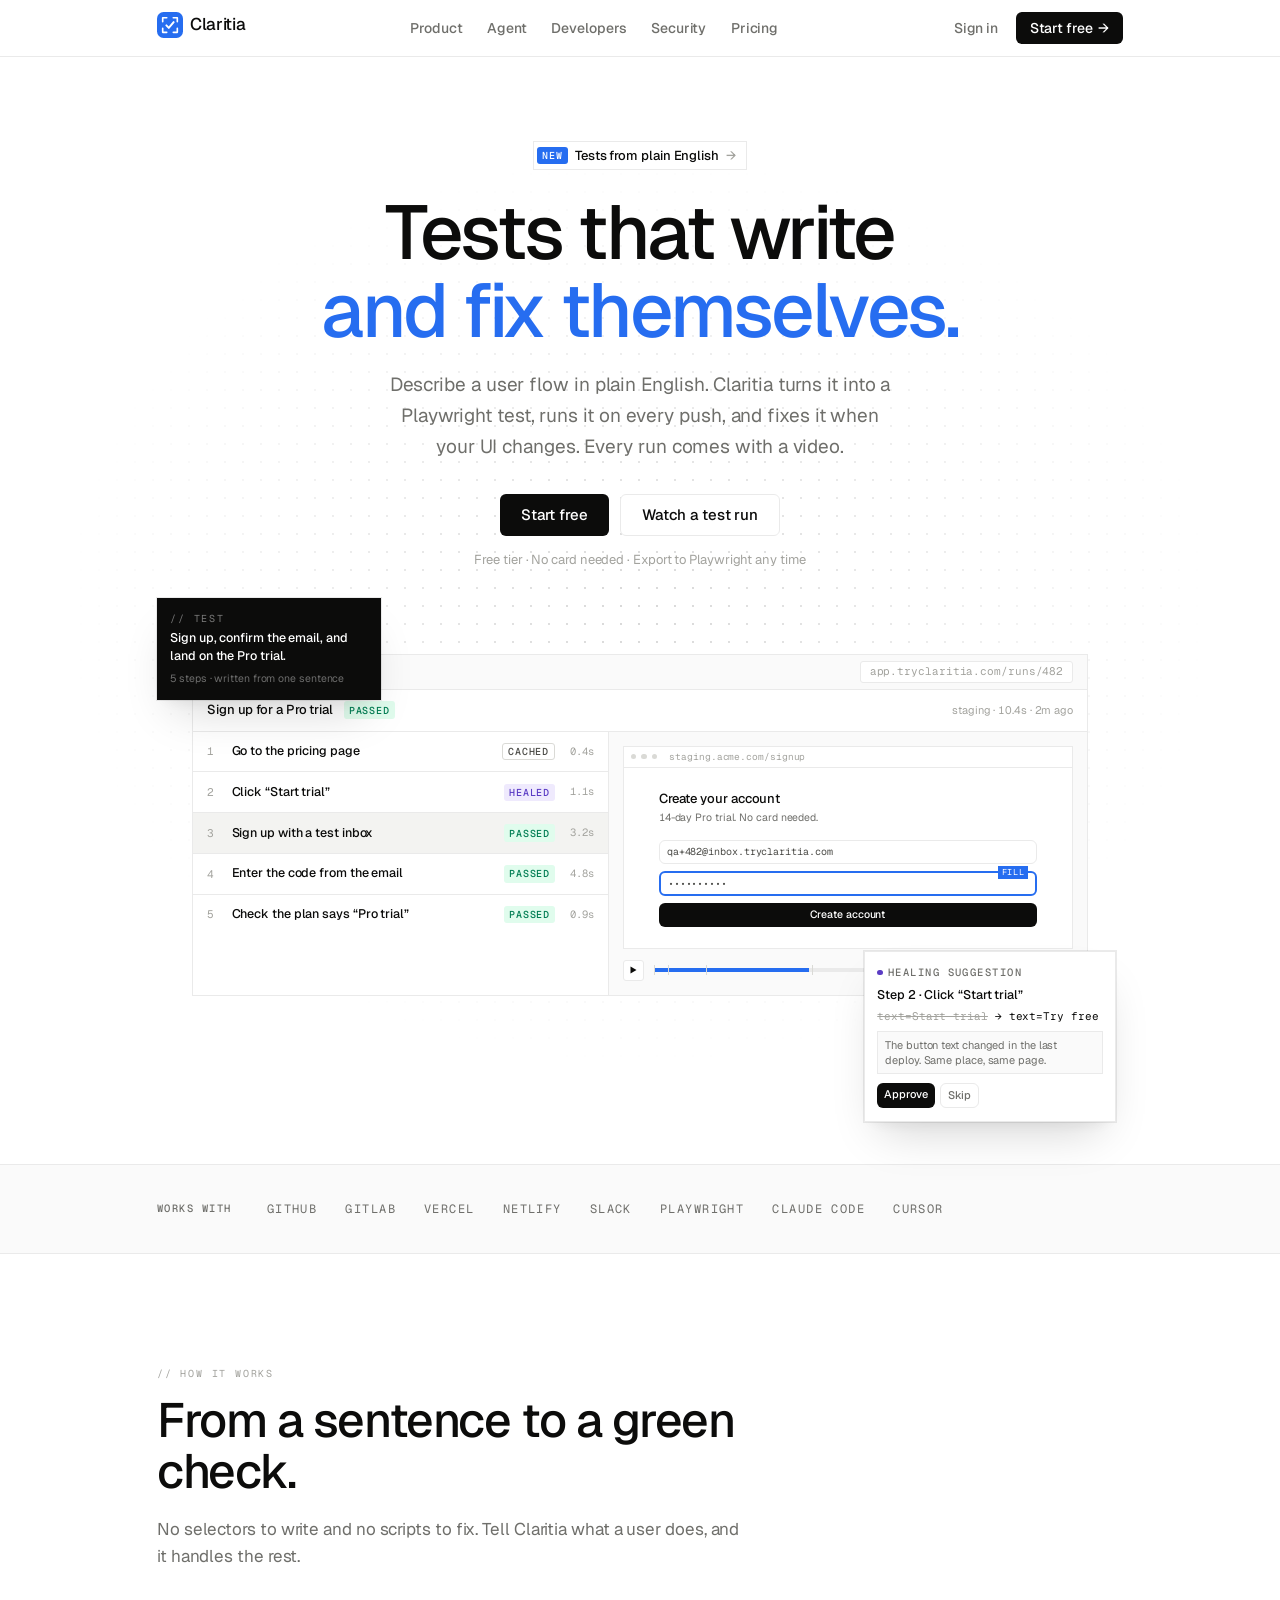
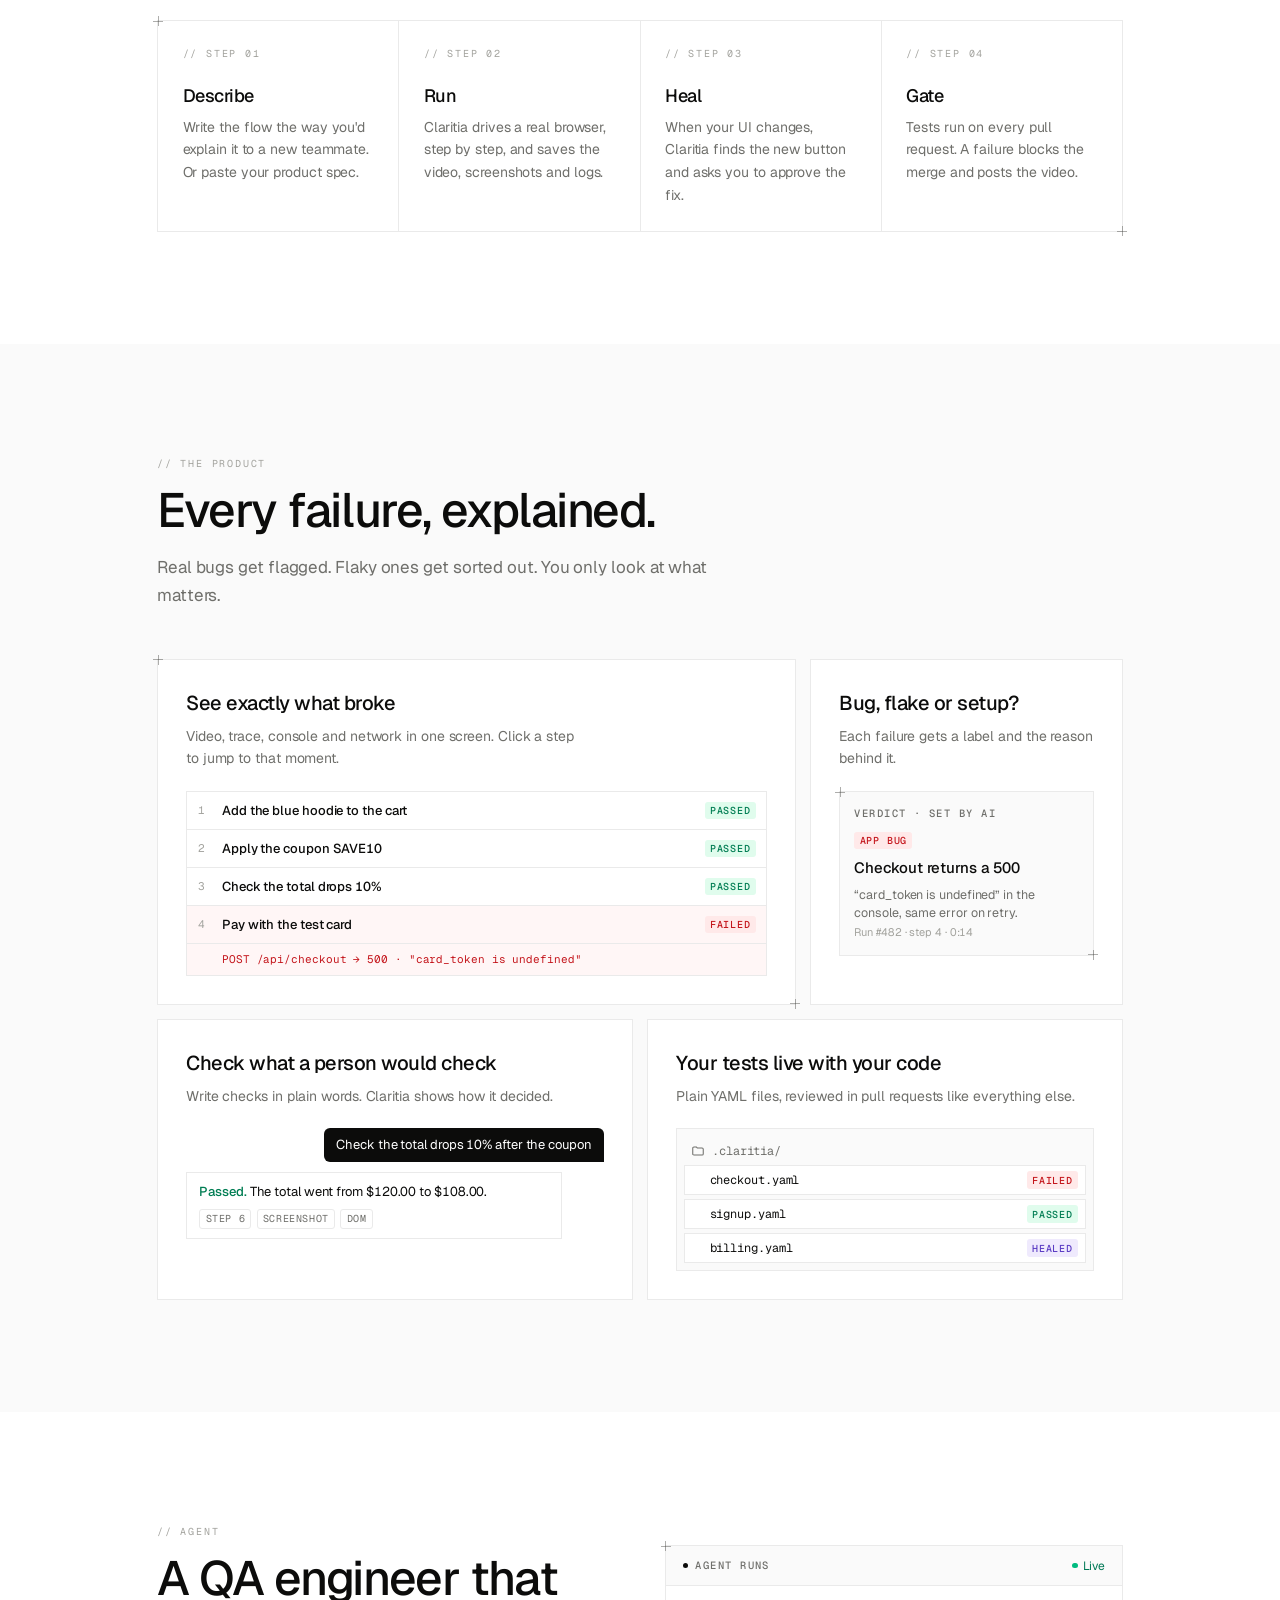
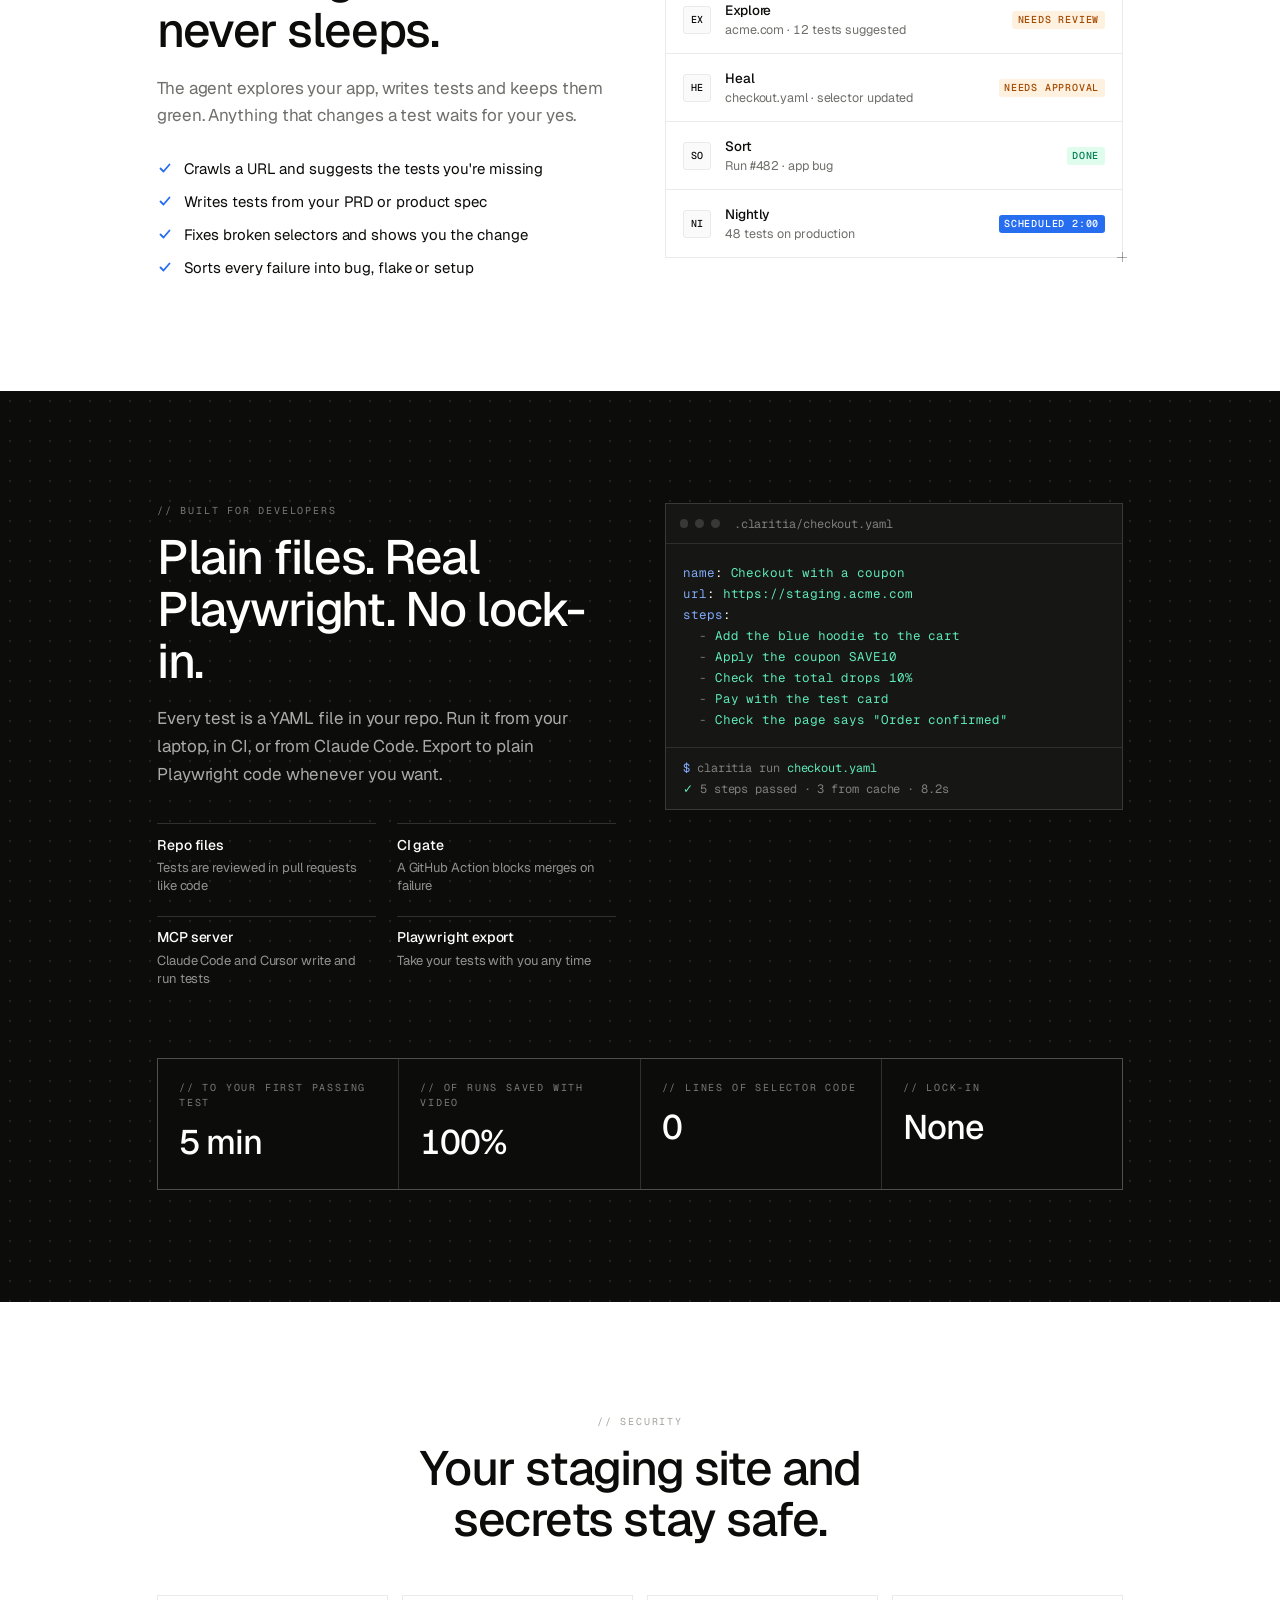
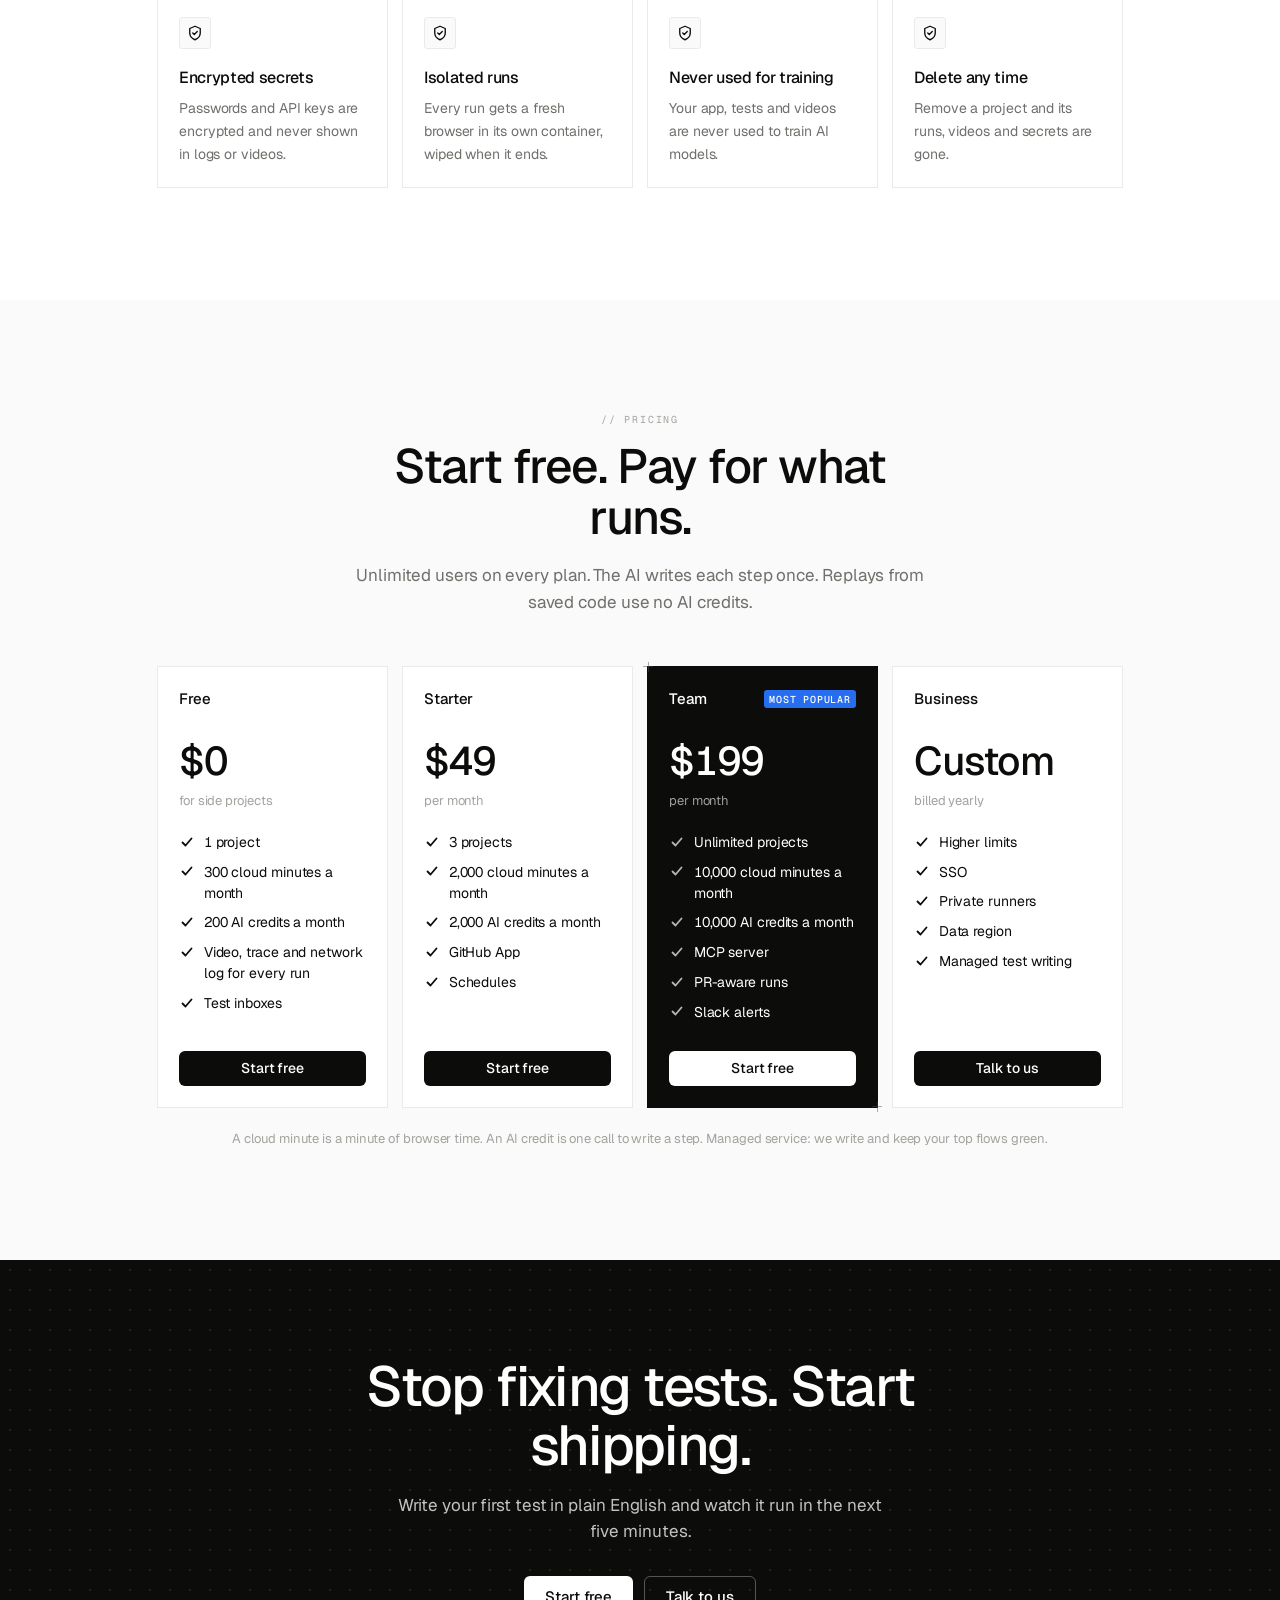
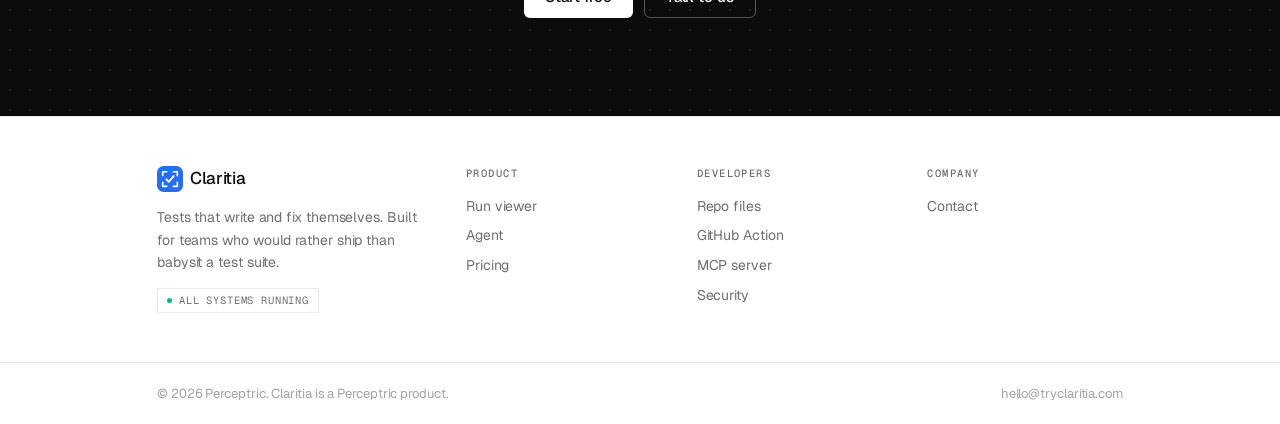
<file: index.html>
<!doctype html>
<html lang="en">
<head>
<meta charset="utf-8">
<meta name="viewport" content="width=device-width, initial-scale=1">
<title>Claritia</title>
<meta name="description" content="Tests that write and fix themselves. Describe a user flow in plain English and Claritia turns it into a Playwright test.">
<link rel="canonical" href="https://tryclaritia.com/">
<meta property="og:site_name" content="Claritia">
<meta property="og:type" content="website">
<meta property="og:title" content="Claritia">
<meta property="og:description" content="Tests that write and fix themselves. Describe a user flow in plain English and Claritia turns it into a Playwright test.">
<meta property="og:url" content="https://tryclaritia.com/">
<meta property="og:image" content="https://tryclaritia.com/assets/brand/og-image.png">
<meta property="og:image:width" content="1200">
<meta property="og:image:height" content="630">
<meta name="twitter:card" content="summary_large_image">
<link rel="icon" href="/assets/brand/favicon.ico" sizes="48x48">
<link rel="icon" href="/assets/brand/claritia-mark.svg" type="image/svg+xml">
<link rel="apple-touch-icon" href="/assets/brand/apple-touch-icon.png">
<meta name="theme-color" content="#ffffff">
<link rel="preconnect" href="https://fonts.googleapis.com">
<link rel="preconnect" href="https://fonts.gstatic.com" crossorigin>
<link rel="stylesheet" href="https://fonts.googleapis.com/css2?family=Geist:wght@400;500;600;700&family=Geist+Mono:wght@400;500&display=swap">
<link rel="stylesheet" href="/assets/base.css">
<link rel="stylesheet" href="/assets/home.css">
</head>
<body>
<a class="skip-link" href="#main">Skip to content</a>
<div class="page">
	<header class="site-header">
		<div class="wrap site-header__in">
			<a class="site-header__logo" href="/" aria-label="Claritia home"><span class="logo"><svg width="26" height="26" viewBox="0 0 32 32" aria-hidden="true"><rect width="32" height="32" rx="8" fill="var(--brand)"/><path d="M7 12V7h5M20 7h5v5M25 20v5h-5M12 25H7v-5" fill="none" stroke="#fff" stroke-width="2" stroke-linecap="round" stroke-linejoin="round"/><path d="M11.5 16.5l3 3 6-7" fill="none" stroke="#fff" stroke-width="2.4" stroke-linecap="round" stroke-linejoin="round"/></svg><span class="logo__word">Claritia</span></span></a>
			<nav class="site-nav" aria-label="Main">
				<a href="/#product">Product</a>
				<a href="/#agent">Agent</a>
				<a href="/#developers">Developers</a>
				<a href="/#security">Security</a>
				<a href="/#pricing">Pricing</a>
			</nav>
			<div class="site-actions">
				<a class="site-signin" href="https://app.tryclaritia.com">Sign in</a>
				<a class="btn btn--sm btn--ink" href="https://app.tryclaritia.com">Start free<span class="btn__arrow" aria-hidden="true">→</span></a>
			</div>
		</div>
	</header>
	<main id="main">
		<!-- Hero -->
		<section class="hero">
			<div class="dot-grid" aria-hidden="true"></div>
			<div class="wrap hero__in">
				<div class="mk-fade hero__copy">
					<a class="hero__badge" href="#agent"><span class="tag tag--brand">New</span>Tests from plain English<span class="hero__badge-arrow" aria-hidden="true">→</span></a>
					<h1 class="hero__title">Tests that write<br><span class="hero__accent">and fix themselves.</span></h1>
					<p class="hero__lead">Describe a user flow in plain English. Claritia turns it into a Playwright test, runs it on every push, and fixes it when your UI changes. Every run comes with a video.</p>
					<div class="hero__ctas">
						<a class="btn btn--lg btn--ink" href="https://app.tryclaritia.com">Start free</a>
						<a class="btn btn--lg btn--line" href="#product">Watch a test run</a>
					</div>
					<p class="hero__small">Free tier · No card needed · Export to Playwright any time</p>
				</div>
				<div class="mk-fade hero__mock" style="animation-delay:120ms">
					<div class="mock">
						<div class="frame mock__win">
							<div class="mock__bar">
								<span class="fig">// fig. 01 — run #482</span>
								<span class="mock__url">app.tryclaritia.com/runs/482</span>
							</div>
							<div class="mock__head">
								<p class="mock__title">Sign up for a Pro trial</p>
								<span class="tag tag--passed">Passed</span>
								<p class="mock__meta">staging · 10.4s · 2m ago</p>
							</div>
							<div class="mock__body">
								<ol class="mock__steps">
									<li>
										<span class="mock__n">1</span>
										<p class="mock__step">Go to the pricing page</p>
										<span class="tag tag--cached">Cached</span>
										<span class="mock__ms">0.4s</span>
									</li>
									<li>
										<span class="mock__n">2</span>
										<p class="mock__step">Click “Start trial”</p>
										<span class="tag tag--healed">Healed</span>
										<span class="mock__ms">1.1s</span>
									</li>
									<li class="is-on">
										<span class="mock__n">3</span>
										<p class="mock__step">Sign up with a test inbox</p>
										<span class="tag tag--passed">Passed</span>
										<span class="mock__ms">3.2s</span>
									</li>
									<li>
										<span class="mock__n">4</span>
										<p class="mock__step">Enter the code from the email</p>
										<span class="tag tag--passed">Passed</span>
										<span class="mock__ms">4.8s</span>
									</li>
									<li>
										<span class="mock__n">5</span>
										<p class="mock__step">Check the plan says “Pro trial”</p>
										<span class="tag tag--passed">Passed</span>
										<span class="mock__ms">0.9s</span>
									</li>
								</ol>
								<div class="mock__video">
									<div class="shot">
										<div class="shot__bar">
											<span class="shot__dot"></span><span class="shot__dot"></span><span class="shot__dot"></span>
											<span class="shot__url">staging.acme.com/signup</span>
										</div>
										<div class="shot__body">
											<p class="shot__title">Create your account</p>
											<p class="shot__sub">14-day Pro trial. No card needed.</p>
											<div class="shot__fields">
												<div class="shot__field">qa+482@inbox.tryclaritia.com</div>
												<div class="shot__field shot__field--on">••••••••••<span class="shot__fill">fill</span></div>
												<div class="shot__button">Create account</div>
											</div>
										</div>
									</div>
									<div class="scrub">
										<span class="scrub__play"><svg width="10" height="10" viewBox="0 0 10 10" aria-hidden="true"><path d="M2.5 1.5v7l6-3.5z" fill="currentColor"/></svg></span>
										<div class="scrub__track">
											<div class="scrub__done"></div>
											<span class="scrub__tick" style="left:0%"></span>
											<span class="scrub__tick" style="left:4%"></span>
											<span class="scrub__tick" style="left:15%"></span>
											<span class="scrub__tick" style="left:46%"></span>
											<span class="scrub__tick" style="left:91%"></span>
										</div>
										<span class="scrub__time">0:04 / 0:10</span>
									</div>
								</div>
							</div>
						</div>
						<!-- Healing suggestion, floating -->
						<div class="float float--heal">
							<p class="label-mono float__label"><span class="dot dot--violet mk-pulse"></span> Healing suggestion</p>
							<p class="float__title">Step 2 · Click “Start trial”</p>
							<p class="float__diff"><span class="float__old">text=Start trial</span> → <span class="float__new">text=Try free</span></p>
							<p class="float__why">The button text changed in the last deploy. Same place, same page.</p>
							<div class="float__btns">
								<span class="float__ok">Approve</span>
								<span class="float__skip">Skip</span>
							</div>
						</div>
						<!-- The test, floating -->
						<div class="float float--test">
							<p class="float__cap">// test</p>
							<p class="float__sentence">Sign up, confirm the email, and land on the Pro trial.</p>
							<p class="float__foot">5 steps · written from one sentence</p>
						</div>
					</div>
				</div>
			</div>
		</section>
		<!-- Integrations -->
		<section class="works">
			<div class="wrap works__in">
				<p class="label-mono works__label">Works with</p>
				<ul class="works__list">
					<li>GitHub</li>
					<li>GitLab</li>
					<li>Vercel</li>
					<li>Netlify</li>
					<li>Slack</li>
					<li>Playwright</li>
					<li>Claude Code</li>
					<li>Cursor</li>
				</ul>
			</div>
		</section>
		<!-- How it works -->
		<section id="how" class="sec">
			<div class="wrap sec__in">
				<div class="sec__head">
					<p class="fig">// How it works</p>
					<h2 class="sec__title">From a sentence to a green check.</h2>
					<p class="sec__lead">No selectors to write and no scripts to fix. Tell Claritia what a user does, and it handles the rest.</p>
				</div>
				<ol class="frame steps">
					<li>
						<p class="fig">// step 01</p>
						<h3>Describe</h3>
						<p>Write the flow the way you'd explain it to a new teammate. Or paste your product spec.</p>
					</li>
					<li>
						<p class="fig">// step 02</p>
						<h3>Run</h3>
						<p>Claritia drives a real browser, step by step, and saves the video, screenshots and logs.</p>
					</li>
					<li>
						<p class="fig">// step 03</p>
						<h3>Heal</h3>
						<p>When your UI changes, Claritia finds the new button and asks you to approve the fix.</p>
					</li>
					<li>
						<p class="fig">// step 04</p>
						<h3>Gate</h3>
						<p>Tests run on every pull request. A failure blocks the merge and posts the video.</p>
					</li>
				</ol>
			</div>
		</section>
		<!-- Product bento -->
		<section id="product" class="sec sec--canvas">
			<div class="wrap sec__in">
				<div class="sec__head">
					<p class="fig">// The product</p>
					<h2 class="sec__title">Every failure, explained.</h2>
					<p class="sec__lead">Real bugs get flagged. Flaky ones get sorted out. You only look at what matters.</p>
				</div>
				<div class="bento">
					<!-- Run viewer -->
					<article class="frame card bento__4">
						<h3 class="card__title">See exactly what broke</h3>
						<p class="card__text card__text--narrow">Video, trace, console and network in one screen. Click a step to jump to that moment.</p>
						<div class="runlist">
							<div class="runlist__row">
								<div class="runlist__in">
									<span class="runlist__n">1</span>
									<span class="runlist__text">Add the blue hoodie to the cart</span>
									<span class="tag tag--passed">Passed</span>
								</div>
							</div>
							<div class="runlist__row">
								<div class="runlist__in">
									<span class="runlist__n">2</span>
									<span class="runlist__text">Apply the coupon SAVE10</span>
									<span class="tag tag--passed">Passed</span>
								</div>
							</div>
							<div class="runlist__row">
								<div class="runlist__in">
									<span class="runlist__n">3</span>
									<span class="runlist__text">Check the total drops 10%</span>
									<span class="tag tag--passed">Passed</span>
								</div>
							</div>
							<div class="runlist__row is-failed">
								<div class="runlist__in">
									<span class="runlist__n">4</span>
									<span class="runlist__text">Pay with the test card</span>
									<span class="tag tag--failed">Failed</span>
								</div>
								<p class="runlist__err">POST /api/checkout → 500 · "card_token is undefined"</p>
							</div>
						</div>
					</article>
					<!-- Failure sorting -->
					<article class="card bento__2">
						<h3 class="card__title">Bug, flake or setup?</h3>
						<p class="card__text">Each failure gets a label and the reason behind it.</p>
						<div class="frame verdict">
							<p class="label-mono">Verdict · set by AI</p>
							<p class="verdict__tag"><span class="tag tag--failed">App bug</span></p>
							<p class="verdict__title">Checkout returns a 500</p>
							<p class="verdict__why">“card_token is undefined” in the console, same error on retry.</p>
							<p class="verdict__where">Run #482 · step 4 · 0:14</p>
						</div>
					</article>
					<!-- Plain-English checks -->
					<article class="card bento__3">
						<h3 class="card__title">Check what a person would check</h3>
						<p class="card__text">Write checks in plain words. Claritia shows how it decided.</p>
						<div class="chat">
							<p class="chat__ask">Check the total drops 10% after the coupon</p>
							<div class="chat__reply">
								<span class="chat__ok">Passed.</span> The total went from $120.00 to $108.00.
								<p class="chat__chips">
									<span>Step 6</span>
									<span>Screenshot</span>
									<span>DOM</span>
								</p>
							</div>
						</div>
					</article>
					<!-- Tests in your repo -->
					<article class="card bento__3">
						<h3 class="card__title">Your tests live with your code</h3>
						<p class="card__text">Plain YAML files, reviewed in pull requests like everything else.</p>
						<div class="tree">
							<p class="tree__dir"><svg width="14" height="14" viewBox="0 0 24 24" fill="none" stroke="currentColor" stroke-width="1.8" stroke-linecap="round" stroke-linejoin="round" aria-hidden="true"><path d="M3 7a2 2 0 0 1 2-2h4l2 2h8a2 2 0 0 1 2 2v8a2 2 0 0 1-2 2H5a2 2 0 0 1-2-2z"/></svg>.claritia/</p>
							<div class="tree__files">
								<div class="tree__file">
									<span class="tree__name">checkout.yaml</span>
									<span class="tag tag--failed">Failed</span>
								</div>
								<div class="tree__file">
									<span class="tree__name">signup.yaml</span>
									<span class="tag tag--passed">Passed</span>
								</div>
								<div class="tree__file">
									<span class="tree__name">billing.yaml</span>
									<span class="tag tag--healed">Healed</span>
								</div>
							</div>
						</div>
					</article>
				</div>
			</div>
		</section>
		<!-- Agent -->
		<section id="agent" class="sec">
			<div class="wrap sec__in agent">
				<div>
					<p class="fig">// Agent</p>
					<h2 class="sec__title">A QA engineer that never sleeps.</h2>
					<p class="sec__lead">The agent explores your app, writes tests and keeps them green. Anything that changes a test waits for your yes.</p>
					<ul class="checks">
						<li><svg width="16" height="16" viewBox="0 0 16 16" class="checks__icon" aria-hidden="true"><path d="M3.5 8.5l3 3 6-7" fill="none" stroke="currentColor" stroke-width="1.8" stroke-linecap="round" stroke-linejoin="round"/></svg>Crawls a URL and suggests the tests you're missing</li>
						<li><svg width="16" height="16" viewBox="0 0 16 16" class="checks__icon" aria-hidden="true"><path d="M3.5 8.5l3 3 6-7" fill="none" stroke="currentColor" stroke-width="1.8" stroke-linecap="round" stroke-linejoin="round"/></svg>Writes tests from your PRD or product spec</li>
						<li><svg width="16" height="16" viewBox="0 0 16 16" class="checks__icon" aria-hidden="true"><path d="M3.5 8.5l3 3 6-7" fill="none" stroke="currentColor" stroke-width="1.8" stroke-linecap="round" stroke-linejoin="round"/></svg>Fixes broken selectors and shows you the change</li>
						<li><svg width="16" height="16" viewBox="0 0 16 16" class="checks__icon" aria-hidden="true"><path d="M3.5 8.5l3 3 6-7" fill="none" stroke="currentColor" stroke-width="1.8" stroke-linecap="round" stroke-linejoin="round"/></svg>Sorts every failure into bug, flake or setup</li>
					</ul>
				</div>
				<div class="frame runs">
					<div class="runs__head">
						<p class="label-mono runs__label"><span class="dot"></span>Agent runs</p>
						<p class="runs__live"><span class="dot dot--green mk-pulse"></span>Live</p>
					</div>
					<ul class="runs__list">
						<li>
							<span class="runs__icon">EX</span>
							<div class="runs__body">
								<p class="runs__name">Explore</p>
								<p class="runs__what">acme.com · 12 tests suggested</p>
							</div>
							<span class="tag tag--flaky">Needs review</span>
						</li>
						<li>
							<span class="runs__icon">HE</span>
							<div class="runs__body">
								<p class="runs__name">Heal</p>
								<p class="runs__what">checkout.yaml · selector updated</p>
							</div>
							<span class="tag tag--flaky">Needs approval</span>
						</li>
						<li>
							<span class="runs__icon">SO</span>
							<div class="runs__body">
								<p class="runs__name">Sort</p>
								<p class="runs__what">Run #482 · app bug</p>
							</div>
							<span class="tag tag--passed">Done</span>
						</li>
						<li>
							<span class="runs__icon">NI</span>
							<div class="runs__body">
								<p class="runs__name">Nightly</p>
								<p class="runs__what">48 tests on production</p>
							</div>
							<span class="tag tag--brand">Scheduled 2:00</span>
						</li>
					</ul>
				</div>
			</div>
		</section>
		<!-- Developers, dark -->
		<section id="developers" class="sec sec--dark">
			<div class="mk-dots" aria-hidden="true"></div>
			<div class="wrap sec__in">
				<div class="devs">
					<div>
						<p class="fig fig--dark">// Built for developers</p>
						<h2 class="sec__title">Plain files. Real Playwright. No lock-in.</h2>
						<p class="sec__lead">Every test is a YAML file in your repo. Run it from your laptop, in CI, or from Claude Code. Export to plain Playwright code whenever you want.</p>
						<dl class="facts">
							<div>
								<dt>Repo files</dt>
								<dd>Tests are reviewed in pull requests like code</dd>
							</div>
							<div>
								<dt>CI gate</dt>
								<dd>A GitHub Action blocks merges on failure</dd>
							</div>
							<div>
								<dt>MCP server</dt>
								<dd>Claude Code and Cursor write and run tests</dd>
							</div>
							<div>
								<dt>Playwright export</dt>
								<dd>Take your tests with you any time</dd>
							</div>
						</dl>
					</div>
					<div class="code">
						<div class="code__bar">
							<span class="code__dot"></span><span class="code__dot"></span><span class="code__dot"></span>
							<span class="code__name">.claritia/checkout.yaml</span>
						</div>
						<pre class="code__pre"><code><span class="c-key">name</span>: <span class="c-str">Checkout with a coupon</span>
<span class="c-key">url</span>: <span class="c-str">https://staging.acme.com</span>
<span class="c-key">steps</span>:
  <span class="c-dim">-</span> <span class="c-str">Add the blue hoodie to the cart</span>
  <span class="c-dim">-</span> <span class="c-str">Apply the coupon SAVE10</span>
  <span class="c-dim">-</span> <span class="c-str">Check the total drops 10%</span>
  <span class="c-dim">-</span> <span class="c-str">Pay with the test card</span>
  <span class="c-dim">-</span> <span class="c-str">Check the page says "Order confirmed"</span></code></pre>
						<div class="code__foot">
							<p><span class="c-key">$</span> claritia run <span class="c-str">checkout.yaml</span></p>
							<p><span class="c-str">✓</span> 5 steps passed · 3 from cache · 8.2s</p>
						</div>
					</div>
				</div>
				<div class="stats">
					<div>
						<p class="stats__label">// to your first passing test</p>
						<p class="stats__value">5 min</p>
					</div>
					<div>
						<p class="stats__label">// of runs saved with video</p>
						<p class="stats__value">100%</p>
					</div>
					<div>
						<p class="stats__label">// lines of selector code</p>
						<p class="stats__value">0</p>
					</div>
					<div>
						<p class="stats__label">// lock-in</p>
						<p class="stats__value">None</p>
					</div>
				</div>
			</div>
		</section>
		<!-- Security -->
		<section id="security" class="sec">
			<div class="wrap sec__in">
				<div class="sec__head sec__head--center">
					<p class="fig">// Security</p>
					<h2 class="sec__title">Your staging site and secrets stay safe.</h2>
				</div>
				<div class="safe">
					<div class="safe__card">
						<span class="safe__icon"><svg width="18" height="18" viewBox="0 0 24 24" fill="none" stroke="currentColor" stroke-width="1.8" stroke-linecap="round" stroke-linejoin="round" aria-hidden="true"><path d="M12 3l7 3v6c0 4.5-3 7.5-7 9-4-1.5-7-4.5-7-9V6l7-3z"/><path d="M9 12l2 2 4-4"/></svg></span>
						<h3>Encrypted secrets</h3>
						<p>Passwords and API keys are encrypted and never shown in logs or videos.</p>
					</div>
					<div class="safe__card">
						<span class="safe__icon"><svg width="18" height="18" viewBox="0 0 24 24" fill="none" stroke="currentColor" stroke-width="1.8" stroke-linecap="round" stroke-linejoin="round" aria-hidden="true"><path d="M12 3l7 3v6c0 4.5-3 7.5-7 9-4-1.5-7-4.5-7-9V6l7-3z"/><path d="M9 12l2 2 4-4"/></svg></span>
						<h3>Isolated runs</h3>
						<p>Every run gets a fresh browser in its own container, wiped when it ends.</p>
					</div>
					<div class="safe__card">
						<span class="safe__icon"><svg width="18" height="18" viewBox="0 0 24 24" fill="none" stroke="currentColor" stroke-width="1.8" stroke-linecap="round" stroke-linejoin="round" aria-hidden="true"><path d="M12 3l7 3v6c0 4.5-3 7.5-7 9-4-1.5-7-4.5-7-9V6l7-3z"/><path d="M9 12l2 2 4-4"/></svg></span>
						<h3>Never used for training</h3>
						<p>Your app, tests and videos are never used to train AI models.</p>
					</div>
					<div class="safe__card">
						<span class="safe__icon"><svg width="18" height="18" viewBox="0 0 24 24" fill="none" stroke="currentColor" stroke-width="1.8" stroke-linecap="round" stroke-linejoin="round" aria-hidden="true"><path d="M12 3l7 3v6c0 4.5-3 7.5-7 9-4-1.5-7-4.5-7-9V6l7-3z"/><path d="M9 12l2 2 4-4"/></svg></span>
						<h3>Delete any time</h3>
						<p>Remove a project and its runs, videos and secrets are gone.</p>
					</div>
				</div>
			</div>
		</section>
		<!-- Pricing -->
		<section id="pricing" class="sec sec--canvas">
			<div class="wrap sec__in">
				<div class="sec__head sec__head--center">
					<p class="fig">// Pricing</p>
					<h2 class="sec__title">Start free. Pay for what runs.</h2>
					<p class="sec__lead">Unlimited users on every plan. The AI writes each step once. Replays from saved code use no AI credits.</p>
				</div>
				<div class="plans">
					<div class="plan">
						<div class="plan__top">
							<p class="plan__name">Free</p>
						</div>
						<p class="plan__price">$0</p>
						<p class="plan__note">for side projects</p>
						<ul class="plan__items">
							<li><svg width="16" height="16" viewBox="0 0 16 16" class="plan__check" aria-hidden="true"><path d="M3.5 8.5l3 3 6-7" fill="none" stroke="currentColor" stroke-width="1.8" stroke-linecap="round" stroke-linejoin="round"/></svg>1 project</li>
							<li><svg width="16" height="16" viewBox="0 0 16 16" class="plan__check" aria-hidden="true"><path d="M3.5 8.5l3 3 6-7" fill="none" stroke="currentColor" stroke-width="1.8" stroke-linecap="round" stroke-linejoin="round"/></svg>300 cloud minutes a month</li>
							<li><svg width="16" height="16" viewBox="0 0 16 16" class="plan__check" aria-hidden="true"><path d="M3.5 8.5l3 3 6-7" fill="none" stroke="currentColor" stroke-width="1.8" stroke-linecap="round" stroke-linejoin="round"/></svg>200 AI credits a month</li>
							<li><svg width="16" height="16" viewBox="0 0 16 16" class="plan__check" aria-hidden="true"><path d="M3.5 8.5l3 3 6-7" fill="none" stroke="currentColor" stroke-width="1.8" stroke-linecap="round" stroke-linejoin="round"/></svg>Video, trace and network log for every run</li>
							<li><svg width="16" height="16" viewBox="0 0 16 16" class="plan__check" aria-hidden="true"><path d="M3.5 8.5l3 3 6-7" fill="none" stroke="currentColor" stroke-width="1.8" stroke-linecap="round" stroke-linejoin="round"/></svg>Test inboxes</li>
						</ul>
						<a class="btn btn--md plan__cta btn--ink" href="https://app.tryclaritia.com">Start free</a>
					</div>
					<div class="plan">
						<div class="plan__top">
							<p class="plan__name">Starter</p>
						</div>
						<p class="plan__price">$49</p>
						<p class="plan__note">per month</p>
						<ul class="plan__items">
							<li><svg width="16" height="16" viewBox="0 0 16 16" class="plan__check" aria-hidden="true"><path d="M3.5 8.5l3 3 6-7" fill="none" stroke="currentColor" stroke-width="1.8" stroke-linecap="round" stroke-linejoin="round"/></svg>3 projects</li>
							<li><svg width="16" height="16" viewBox="0 0 16 16" class="plan__check" aria-hidden="true"><path d="M3.5 8.5l3 3 6-7" fill="none" stroke="currentColor" stroke-width="1.8" stroke-linecap="round" stroke-linejoin="round"/></svg>2,000 cloud minutes a month</li>
							<li><svg width="16" height="16" viewBox="0 0 16 16" class="plan__check" aria-hidden="true"><path d="M3.5 8.5l3 3 6-7" fill="none" stroke="currentColor" stroke-width="1.8" stroke-linecap="round" stroke-linejoin="round"/></svg>2,000 AI credits a month</li>
							<li><svg width="16" height="16" viewBox="0 0 16 16" class="plan__check" aria-hidden="true"><path d="M3.5 8.5l3 3 6-7" fill="none" stroke="currentColor" stroke-width="1.8" stroke-linecap="round" stroke-linejoin="round"/></svg>GitHub App</li>
							<li><svg width="16" height="16" viewBox="0 0 16 16" class="plan__check" aria-hidden="true"><path d="M3.5 8.5l3 3 6-7" fill="none" stroke="currentColor" stroke-width="1.8" stroke-linecap="round" stroke-linejoin="round"/></svg>Schedules</li>
						</ul>
						<a class="btn btn--md plan__cta btn--ink" href="https://app.tryclaritia.com">Start free</a>
					</div>
					<div class="plan plan--featured frame">
						<div class="plan__top">
							<p class="plan__name">Team</p>
							<span class="tag tag--brand">Most popular</span>
						</div>
						<p class="plan__price">$199</p>
						<p class="plan__note">per month</p>
						<ul class="plan__items">
							<li><svg width="16" height="16" viewBox="0 0 16 16" class="plan__check" aria-hidden="true"><path d="M3.5 8.5l3 3 6-7" fill="none" stroke="currentColor" stroke-width="1.8" stroke-linecap="round" stroke-linejoin="round"/></svg>Unlimited projects</li>
							<li><svg width="16" height="16" viewBox="0 0 16 16" class="plan__check" aria-hidden="true"><path d="M3.5 8.5l3 3 6-7" fill="none" stroke="currentColor" stroke-width="1.8" stroke-linecap="round" stroke-linejoin="round"/></svg>10,000 cloud minutes a month</li>
							<li><svg width="16" height="16" viewBox="0 0 16 16" class="plan__check" aria-hidden="true"><path d="M3.5 8.5l3 3 6-7" fill="none" stroke="currentColor" stroke-width="1.8" stroke-linecap="round" stroke-linejoin="round"/></svg>10,000 AI credits a month</li>
							<li><svg width="16" height="16" viewBox="0 0 16 16" class="plan__check" aria-hidden="true"><path d="M3.5 8.5l3 3 6-7" fill="none" stroke="currentColor" stroke-width="1.8" stroke-linecap="round" stroke-linejoin="round"/></svg>MCP server</li>
							<li><svg width="16" height="16" viewBox="0 0 16 16" class="plan__check" aria-hidden="true"><path d="M3.5 8.5l3 3 6-7" fill="none" stroke="currentColor" stroke-width="1.8" stroke-linecap="round" stroke-linejoin="round"/></svg>PR-aware runs</li>
							<li><svg width="16" height="16" viewBox="0 0 16 16" class="plan__check" aria-hidden="true"><path d="M3.5 8.5l3 3 6-7" fill="none" stroke="currentColor" stroke-width="1.8" stroke-linecap="round" stroke-linejoin="round"/></svg>Slack alerts</li>
						</ul>
						<a class="btn btn--md plan__cta btn--white" href="https://app.tryclaritia.com">Start free</a>
					</div>
					<div class="plan">
						<div class="plan__top">
							<p class="plan__name">Business</p>
						</div>
						<p class="plan__price">Custom</p>
						<p class="plan__note">billed yearly</p>
						<ul class="plan__items">
							<li><svg width="16" height="16" viewBox="0 0 16 16" class="plan__check" aria-hidden="true"><path d="M3.5 8.5l3 3 6-7" fill="none" stroke="currentColor" stroke-width="1.8" stroke-linecap="round" stroke-linejoin="round"/></svg>Higher limits</li>
							<li><svg width="16" height="16" viewBox="0 0 16 16" class="plan__check" aria-hidden="true"><path d="M3.5 8.5l3 3 6-7" fill="none" stroke="currentColor" stroke-width="1.8" stroke-linecap="round" stroke-linejoin="round"/></svg>SSO</li>
							<li><svg width="16" height="16" viewBox="0 0 16 16" class="plan__check" aria-hidden="true"><path d="M3.5 8.5l3 3 6-7" fill="none" stroke="currentColor" stroke-width="1.8" stroke-linecap="round" stroke-linejoin="round"/></svg>Private runners</li>
							<li><svg width="16" height="16" viewBox="0 0 16 16" class="plan__check" aria-hidden="true"><path d="M3.5 8.5l3 3 6-7" fill="none" stroke="currentColor" stroke-width="1.8" stroke-linecap="round" stroke-linejoin="round"/></svg>Data region</li>
							<li><svg width="16" height="16" viewBox="0 0 16 16" class="plan__check" aria-hidden="true"><path d="M3.5 8.5l3 3 6-7" fill="none" stroke="currentColor" stroke-width="1.8" stroke-linecap="round" stroke-linejoin="round"/></svg>Managed test writing</li>
						</ul>
						<a class="btn btn--md plan__cta btn--ink" href="mailto:hello@tryclaritia.com">Talk to us</a>
					</div>
				</div>
				<p class="plans__note">A cloud minute is a minute of browser time. An AI credit is one call to write a step. Managed service: we write and keep your top flows green.</p>
			</div>
		</section>
		<!-- Final call -->
		<section class="final">
			<div class="mk-dots" aria-hidden="true"></div>
			<div class="final__in">
				<h2 class="final__title">Stop fixing tests. Start shipping.</h2>
				<p class="final__lead">Write your first test in plain English and watch it run in the next five minutes.</p>
				<div class="final__ctas">
					<a class="btn btn--lg btn--white" href="https://app.tryclaritia.com">Start free</a>
					<a class="btn btn--lg btn--ghost" href="mailto:hello@tryclaritia.com">Talk to us</a>
				</div>
			</div>
		</section>
	</main>
	<footer class="site-footer">
		<div class="wrap site-footer__in">
			<div class="site-footer__brand">
				<span class="logo"><svg width="26" height="26" viewBox="0 0 32 32" aria-hidden="true"><rect width="32" height="32" rx="8" fill="var(--brand)"/><path d="M7 12V7h5M20 7h5v5M25 20v5h-5M12 25H7v-5" fill="none" stroke="#fff" stroke-width="2" stroke-linecap="round" stroke-linejoin="round"/><path d="M11.5 16.5l3 3 6-7" fill="none" stroke="#fff" stroke-width="2.4" stroke-linecap="round" stroke-linejoin="round"/></svg><span class="logo__word">Claritia</span></span>
				<p>Tests that write and fix themselves. Built for teams who would rather ship than babysit a test suite.</p>
				<p class="site-status"><span class="dot dot--green mk-pulse"></span>All systems running</p>
			</div>
			<nav class="site-footer__col" aria-label="Product">
				<p class="label-mono">Product</p>
				<ul>
					<li><a href="/#product">Run viewer</a></li>
					<li><a href="/#agent">Agent</a></li>
					<li><a href="/#pricing">Pricing</a></li>
				</ul>
			</nav>
			<nav class="site-footer__col" aria-label="Developers">
				<p class="label-mono">Developers</p>
				<ul>
					<li><a href="/#developers">Repo files</a></li>
					<li><a href="/#developers">GitHub Action</a></li>
					<li><a href="/#developers">MCP server</a></li>
					<li><a href="/#security">Security</a></li>
				</ul>
			</nav>
			<nav class="site-footer__col" aria-label="Company">
				<p class="label-mono">Company</p>
				<ul>
					<li><a href="mailto:hello@tryclaritia.com">Contact</a></li>
				</ul>
			</nav>
		</div>
		<div class="site-footer__base">
			<div class="wrap">
				<p>© 2026 Perceptric. Claritia is a Perceptric product.</p>
				<a href="mailto:hello@tryclaritia.com">hello@tryclaritia.com</a>
			</div>
		</div>
	</footer>
</div>
</body>
</html>
</file>
<file: assets/base.css>
/* ═══════════════════════════════════════════════════════════════════════
   CLARITIA BASE
   Brand tokens, reset, shared pieces (logo, tags, buttons, frames), header and footer.
   Tokens match src/app/globals.css in the app. Sizes in rem follow the app too:
   the page font size is 14px, so 1rem = 14px.
   ═══════════════════════════════════════════════════════════════════════ */

:root {
  /* Geist for reading, Geist Mono for labels and numbers */
  --sans: "Geist", ui-sans-serif, system-ui, -apple-system, "Segoe UI", Roboto, "Helvetica Neue", Arial, sans-serif;
  --mono: "Geist Mono", ui-monospace, SFMono-Regular, Menlo, Consolas, monospace;

  /* Ink black with warm grays */
  --ink: #0c0c0b;
  --ink-hover: #2b2b29;
  --body: #4a4a46;
  --muted: #6f6f6b;
  --faint: #a3a39e;

  /* White paper and hairlines */
  --panel: #ffffff;
  --canvas: #fafafa;
  --hover: #f3f3f1;
  --line: #eaeaea;
  --line-strong: #dadad6;

  /* Accent blue for highlights */
  --brand: #266df0;
  --brand-hover: #1c58c9;
  --brand-soft: #ebf1fe;

  /* Status: text on its soft fill */
  --success: #007d53;
  --success-soft: #e0fced;
  --warning: #a34a00;
  --warning-soft: #fff1e0;
  --danger: #c4161c;
  --danger-soft: #ffe9e9;
  --violet: #5b3cc4;
  --violet-soft: #efeafd;

  /* Live dots and code colors */
  --green-dot: #00bb7f;
  --green-text: #007956;
  --code-key: #7fa8f7;
  --code-str: #5ee9b5;

  /* Square corners */
  --r-sm: 3px;
  --r-md: 6px;

  /* Only things that float get a shadow */
  --shadow-pop: 0 0 0 1px rgb(12 12 11 / 0.08), 0 24px 48px -16px rgb(12 12 11 / 0.18), 0 8px 16px -8px rgb(12 12 11 / 0.08);

  --ease: cubic-bezier(0.4, 0, 0.2, 1);
}

/* Reset */
*, ::before, ::after { box-sizing: border-box; margin: 0; padding: 0; border: 0 solid; }
html {
  height: 100%;
  font-size: 14px;
  line-height: 1.5;
  -webkit-text-size-adjust: 100%;
  -webkit-tap-highlight-color: transparent;
  tab-size: 4;
}
body {
  min-height: 100%;
  background: var(--canvas);
  color: var(--ink);
  font-family: var(--sans);
  font-size: 14px;
  letter-spacing: -0.006em;
  font-variant-numeric: tabular-nums;
  -webkit-font-smoothing: antialiased;
  -moz-osx-font-smoothing: grayscale;
}
h1, h2, h3, h4, h5, h6 { font-size: inherit; font-weight: inherit; }
h1, h2, h3 { font-weight: 500; letter-spacing: -0.02em; }
a { color: inherit; text-decoration: inherit; }
ol, ul { list-style: none; }
img, svg, video { display: block; vertical-align: middle; }
img, video { max-width: 100%; height: auto; }
b, strong { font-weight: bolder; }
code, kbd, pre { font-family: var(--mono); font-size: 1em; }
button, input, textarea { font: inherit; letter-spacing: inherit; color: inherit; background: transparent; }
::selection { background: var(--brand-soft); }
:focus-visible { outline: 2px solid var(--brand); outline-offset: 2px; }
* { scrollbar-width: thin; scrollbar-color: #dadad6 transparent; }

.skip-link {
  position: absolute; width: 1px; height: 1px; padding: 0; margin: -1px; overflow: hidden;
  clip: rect(0, 0, 0, 0); white-space: nowrap; border: 0;
}
.skip-link:focus {
  z-index: 100; top: 8px; left: 8px; width: auto; height: auto; padding: 8px 12px; margin: 0;
  clip: auto; background: var(--ink); color: #fff; border-radius: var(--r-md);
}

/* Page frame: white page, footer at the bottom */
.page { display: flex; flex-direction: column; min-height: 100vh; background: #fff; }
.page > main { flex: 1; overflow-x: clip; }

/* The content column */
.wrap { width: 100%; max-width: 72rem; margin: 0 auto; padding-left: 1rem; padding-right: 1rem; }
@media (min-width: 768px) { .wrap { padding-left: 1.5rem; padding-right: 1.5rem; } }

/* Small labels: section headers and table headers. Mono, capitals, wide spacing. */
.label-mono {
  font-family: var(--mono);
  font-size: 10.5px;
  font-weight: 500;
  text-transform: uppercase;
  letter-spacing: 0.14em;
  color: var(--muted);
}

/* A "// note" label for figure captions */
.fig {
  font-family: var(--mono);
  font-size: 10px;
  text-transform: uppercase;
  letter-spacing: 0.18em;
  color: var(--faint);
}

/* Crosshair marks on the corners of a framed block */
.frame { position: relative; }
.frame::before,
.frame::after {
  content: "";
  position: absolute;
  z-index: 1;
  width: 10px;
  height: 10px;
  pointer-events: none;
  background:
    linear-gradient(rgb(74 74 70 / 0.45), rgb(74 74 70 / 0.45)) center / 1px 100% no-repeat,
    linear-gradient(rgb(74 74 70 / 0.45), rgb(74 74 70 / 0.45)) center / 100% 1px no-repeat;
}
.frame::before { top: -5px; left: -5px; }
.frame::after { bottom: -5px; right: -5px; }

/* A dot grid for hero areas */
.dot-grid {
  position: absolute;
  inset: 0;
  pointer-events: none;
  background-image: radial-gradient(circle, rgb(12 12 11 / 0.16) 1px, transparent 1px);
  background-size: 18px 18px;
  -webkit-mask-image: radial-gradient(ellipse 60% 55% at 50% 50%, black 0%, transparent 75%);
  mask-image: radial-gradient(ellipse 60% 55% at 50% 50%, black 0%, transparent 75%);
}

/* White dots on the dark sections */
.mk-dots {
  position: absolute;
  inset: 0;
  pointer-events: none;
  background-image: radial-gradient(rgb(255 255 255 / 0.09) 1px, transparent 1px);
  background-size: 20px 20px;
}

/* Motion */
.mk-fade { animation: mk-fade 0.7s ease-out both; }
@keyframes mk-fade { from { opacity: 0; transform: translateY(12px); } }
.mk-pulse { animation: mk-pulse 2s ease-in-out infinite; }
@keyframes mk-pulse { 50% { opacity: 0.35; } }
@media (prefers-reduced-motion: reduce) {
  .mk-fade, .mk-pulse { animation: none; }
}

/* A small round status dot */
.dot { display: inline-block; flex-shrink: 0; width: 0.375rem; height: 0.375rem; border-radius: 9999px; background: var(--ink); }
.dot--green { background: var(--green-dot); }
.dot--violet { background: var(--violet); }

/* Logo */
.logo { display: inline-flex; align-items: center; gap: 0.5rem; }
.logo__word { font-size: 17px; font-weight: 500; letter-spacing: -0.02em; }

/* Status tags: square, mono, capitals */
.tag {
  display: inline-flex;
  flex-shrink: 0;
  align-items: center;
  height: 1.25rem;
  padding: 0 0.375rem;
  border-radius: var(--r-sm);
  font-family: var(--mono);
  font-size: 10px;
  font-weight: 500;
  letter-spacing: 0.08em;
  text-transform: uppercase;
  white-space: nowrap;
}
.tag--passed { background: var(--success-soft); color: var(--success); }
.tag--failed { background: var(--danger-soft); color: var(--danger); }
.tag--healed { background: var(--violet-soft); color: var(--violet); }
.tag--cached { border: 1px solid var(--line-strong); color: var(--body); }
.tag--running, .tag--brand { background: var(--brand); color: #fff; }
.tag--flaky { background: var(--warning-soft); color: var(--warning); }

/* Buttons */
.btn {
  display: inline-flex;
  align-items: center;
  justify-content: center;
  gap: 0.5rem;
  border-radius: var(--r-md);
  font-weight: 500;
  white-space: nowrap;
  transition: color 0.15s var(--ease), background-color 0.15s var(--ease), border-color 0.15s var(--ease);
}
.btn--lg { height: 3rem; padding: 0 1.5rem; font-size: 15px; }
.btn--md { height: 2.5rem; padding: 0 1rem; font-size: 14px; }
.btn--sm { height: 2.25rem; padding: 0 1rem; gap: 0.375rem; }
.btn--ink { background: var(--ink); color: #fff; }
.btn--ink:hover { background: var(--ink-hover); }
.btn--line { border: 1px solid var(--line); background: #fff; color: var(--ink); }
.btn--line:hover { border-color: var(--line-strong); }
.btn--white { background: #fff; color: var(--ink); }
.btn--white:hover { background: var(--canvas); }
.btn--ghost { border: 1px solid rgb(255 255 255 / 0.3); color: #fff; }
.btn--ghost:hover { border-color: #fff; }
.btn__arrow { transition: transform 0.15s var(--ease); }
.btn:hover .btn__arrow { transform: translateX(0.125rem); }

/* ── Header ───────────────────────────────────────────────────────────── */
.site-header {
  position: sticky;
  top: 0;
  z-index: 50;
  border-bottom: 1px solid var(--line);
  background: rgb(255 255 255 / 0.9);
  -webkit-backdrop-filter: blur(8px);
  backdrop-filter: blur(8px);
}
.site-header__in { display: flex; align-items: center; justify-content: space-between; gap: 1.5rem; height: 4rem; }
.site-header__logo { flex-shrink: 0; }
.site-nav { display: none; align-items: center; gap: 0.25rem; font-size: 14px; }
.site-nav a,
.site-signin {
  padding: 0.5rem 0.75rem;
  border-radius: var(--r-md);
  font-weight: 500;
  color: var(--muted);
  transition: color 0.15s var(--ease);
}
.site-nav a:hover,
.site-signin:hover { color: var(--ink); }
.site-actions { display: flex; align-items: center; gap: 0.5rem; font-size: 14px; }
.site-signin { display: none; }
@media (min-width: 640px) { .site-signin { display: block; } }
@media (min-width: 768px) { .site-nav { display: flex; } }

/* ── Footer ───────────────────────────────────────────────────────────── */
.site-footer { border-top: 1px solid var(--line); background: #fff; }
.site-footer__in { display: grid; gap: 2.5rem; padding-top: 3.5rem; padding-bottom: 3.5rem; }
@media (min-width: 768px) { .site-footer__in { grid-template-columns: 1.4fr repeat(3, 1fr); } }
.site-footer__brand > :not(:last-child) { margin-bottom: 1rem; }
.site-footer__brand p:not(.site-status) { max-width: 20rem; font-size: 14px; line-height: 1.625; color: var(--muted); }
.site-status {
  display: inline-flex;
  align-items: center;
  gap: 0.5rem;
  padding: 0.25rem 0.625rem;
  border: 1px solid var(--line);
  font-family: var(--mono);
  font-size: 10.5px;
  letter-spacing: 0.08em;
  text-transform: uppercase;
  color: var(--muted);
}
.site-footer__col ul { margin-top: 1rem; font-size: 14px; }
.site-footer__col li + li { margin-top: 0.625rem; }
.site-footer__col a { color: var(--muted); }
.site-footer__col a:hover { color: var(--ink); }
.site-footer__base { border-top: 1px solid var(--line); }
.site-footer__base .wrap {
  display: flex;
  flex-wrap: wrap;
  align-items: center;
  justify-content: space-between;
  gap: 0.75rem;
  padding-top: 1.5rem;
  padding-bottom: 1.5rem;
  font-size: 13px;
  color: var(--faint);
}
.site-footer__base a:hover { color: var(--ink); }
</file>
<file: assets/home.css>
/* ═══════════════════════════════════════════════════════════════════════
   HOMEPAGE
   Styles for index.html, a port of the app's src/app/page.tsx. 1rem = 14px (see assets/base.css).
   Breakpoints follow the app: 640px (sm), 768px (md), 1024px (lg).
   ═══════════════════════════════════════════════════════════════════════ */

/* ── Hero ─────────────────────────────────────────────────────────────── */
.hero { position: relative; }
.hero__in { position: relative; padding-top: 4rem; padding-bottom: 7rem; }
.hero__copy { max-width: 48rem; margin: 0 auto; text-align: center; }
.hero__badge {
  display: inline-flex;
  align-items: center;
  gap: 0.5rem;
  padding: 0.25rem 0.75rem 0.25rem 0.25rem;
  border: 1px solid var(--line);
  background: #fff;
  font-size: 13px;
  font-weight: 500;
  color: var(--ink);
}
.hero__badge:hover { border-color: var(--line-strong); }
.hero__badge-arrow { color: var(--faint); }
.hero__title { margin-top: 1.75rem; font-size: 44px; line-height: 1.02; font-weight: 500; letter-spacing: -0.035em; }
.hero__accent { color: var(--brand); }
.hero__lead { max-width: 36rem; margin: 1.5rem auto 0; font-size: 17px; line-height: 1.625; color: var(--muted); }
.hero__ctas { display: flex; flex-wrap: wrap; align-items: center; justify-content: center; gap: 0.75rem; margin-top: 2.25rem; }
.hero__small { margin-top: 1rem; font-size: 13px; color: var(--faint); }
.hero__mock { max-width: 64rem; margin: 4rem auto 0; }
@media (min-width: 768px) {
  .hero__in { padding-top: 6rem; padding-bottom: 12rem; }
  .hero__title { font-size: 76px; }
  .hero__lead { font-size: 19px; }
  .hero__mock { margin-top: 6rem; }
}

/* The run viewer picture (HeroMock) */
.mock { position: relative; }
.mock__win { border: 1px solid var(--line); background: #fff; }
.mock__bar { display: flex; align-items: center; gap: 0.5rem; height: 2.5rem; padding: 0 1rem; border-bottom: 1px solid var(--line); background: var(--canvas); }
.mock__url {
  display: none;
  margin-left: auto;
  padding: 0.125rem 0.625rem;
  border: 1px solid var(--line);
  border-radius: var(--r-sm);
  background: #fff;
  font-family: var(--mono);
  font-size: 11px;
  color: var(--faint);
}
.mock__head { display: flex; align-items: center; gap: 0.75rem; height: 3rem; padding: 0 1rem; border-bottom: 1px solid var(--line); }
.mock__title { overflow: hidden; text-overflow: ellipsis; white-space: nowrap; font-size: 13px; font-weight: 500; }
.mock__meta { display: none; flex-shrink: 0; margin-left: auto; font-size: 11px; color: var(--faint); font-variant-numeric: tabular-nums; }
.mock__body { display: grid; }
.mock__steps { border-bottom: 1px solid var(--line); }
.mock__steps li { display: flex; align-items: center; gap: 0.75rem; padding: 0.75rem 1rem; border-bottom: 1px solid var(--line); }
.mock__steps li:last-child { border-bottom: 0; }
.mock__steps li.is-on { background: var(--hover); }
.mock__n, .runlist__n { width: 1rem; flex-shrink: 0; font-family: var(--mono); font-size: 11px; color: var(--faint); }
.mock__step { flex: 1; min-width: 0; overflow: hidden; text-overflow: ellipsis; white-space: nowrap; font-size: 12.5px; font-weight: 500; }
.mock__ms { display: none; flex-shrink: 0; width: 2rem; text-align: right; font-family: var(--mono); font-size: 10.5px; color: var(--faint); }
.mock__video { padding: 1rem; background: var(--canvas); }

/* The still from the run video */
.shot { border: 1px solid var(--line); background: #fff; }
.shot__bar { display: flex; align-items: center; gap: 0.375rem; height: 1.5rem; padding: 0 0.5rem; border-bottom: 1px solid var(--line); }
.shot__dot { flex-shrink: 0; width: 0.375rem; height: 0.375rem; border-radius: 9999px; background: var(--line-strong); }
.shot__url { margin-left: 0.5rem; overflow: hidden; text-overflow: ellipsis; white-space: nowrap; font-family: var(--mono); font-size: 9.5px; color: var(--faint); }
.shot__body { padding: 1.5rem; }
.shot__title { font-size: 13px; font-weight: 500; }
.shot__sub { margin-top: 0.125rem; font-size: 10.5px; color: var(--muted); }
.shot__fields { margin-top: 1rem; }
.shot__fields > * + * { margin-top: 0.5rem; }
.shot__field {
  position: relative;
  display: flex;
  align-items: center;
  height: 1.75rem;
  padding: 0 0.5rem;
  border: 1px solid var(--line);
  border-radius: var(--r-md);
  font-family: var(--mono);
  font-size: 10px;
  color: var(--body);
}
.shot__field--on { border: 2px solid var(--brand); }
.shot__fill {
  position: absolute;
  top: -0.5rem;
  right: 0.5rem;
  padding: 0 0.25rem;
  background: var(--brand);
  font-family: var(--mono);
  font-size: 8.5px;
  letter-spacing: 0.08em;
  text-transform: uppercase;
  color: #fff;
}
.shot__button { display: flex; align-items: center; justify-content: center; height: 1.75rem; border-radius: var(--r-md); background: var(--ink); font-size: 10.5px; font-weight: 500; color: #fff; }

/* Scrub bar under the video */
.scrub { display: flex; align-items: center; gap: 0.75rem; margin-top: 0.75rem; }
.scrub__play { display: flex; flex-shrink: 0; align-items: center; justify-content: center; width: 1.5rem; height: 1.5rem; border: 1px solid var(--line); border-radius: var(--r-sm); background: #fff; }
.scrub__track { position: relative; flex: 1; height: 0.25rem; background: var(--line); }
.scrub__done { position: absolute; top: 0; bottom: 0; left: 0; width: 45%; background: var(--brand); }
.scrub__tick { position: absolute; top: -0.25rem; width: 1px; height: 0.75rem; background: var(--line-strong); }
.scrub__time { flex-shrink: 0; font-family: var(--mono); font-size: 10.5px; color: var(--muted); font-variant-numeric: tabular-nums; }

/* Floating cards around the picture */
.float { position: absolute; z-index: 10; display: none; padding: 0.875rem; box-shadow: var(--shadow-pop); }
.float--heal { right: -0.5rem; bottom: -9rem; width: 18rem; border: 1px solid var(--line); background: #fff; }
.float__label { display: flex; align-items: center; gap: 0.375rem; }
.float__title { margin-top: 0.375rem; font-size: 12.5px; font-weight: 500; }
.float__diff { margin-top: 0.25rem; font-family: var(--mono); font-size: 11px; }
.float__old { color: var(--faint); text-decoration: line-through; }
.float__new { color: var(--ink); }
.float__why { margin-top: 0.5rem; padding: 0.375rem 0.5rem; border: 1px solid var(--line); background: var(--canvas); font-size: 11px; line-height: 1.375; color: var(--muted); }
.float__btns { display: flex; gap: 0.375rem; margin-top: 0.625rem; }
.float__ok, .float__skip { padding: 0.25rem 0.5rem; border-radius: var(--r-md); font-size: 11px; font-weight: 500; }
.float__ok { background: var(--ink); color: #fff; }
.float__skip { border: 1px solid var(--line); color: var(--muted); }
.float--test { top: -4rem; left: -0.5rem; width: 16rem; border: 1px solid var(--ink); background: var(--ink); color: #fff; }
.float__cap { font-family: var(--mono); font-size: 10px; letter-spacing: 0.18em; text-transform: uppercase; color: rgb(255 255 255 / 0.45); }
.float__sentence { margin-top: 0.25rem; font-size: 12.5px; line-height: 1.375; font-weight: 500; }
.float__foot { margin-top: 0.5rem; font-size: 10.5px; color: rgb(255 255 255 / 0.4); }

@media (min-width: 640px) {
  .mock__url, .mock__meta, .mock__ms { display: block; }
  .shot__body { padding-left: 2.5rem; padding-right: 2.5rem; }
  .float--heal { display: block; }
}
@media (min-width: 768px) {
  .mock__body { grid-template-columns: minmax(0, 1fr) minmax(0, 1.15fr); }
  .mock__steps { border-bottom: 0; border-right: 1px solid var(--line); }
  .float--heal { right: -2rem; }
}
@media (min-width: 1024px) {
  .float--test { display: block; left: -2.5rem; }
}

/* ── Works with ───────────────────────────────────────────────────────── */
.works { border-top: 1px solid var(--line); border-bottom: 1px solid var(--line); background: var(--canvas); }
.works__in { display: flex; flex-direction: column; align-items: center; gap: 1.25rem; padding-top: 2.5rem; padding-bottom: 2.5rem; }
.works__label { flex-shrink: 0; }
.works__list { display: flex; flex-wrap: wrap; justify-content: center; gap: 0.75rem 2rem; }
.works__list li { font-family: var(--mono); font-size: 12px; letter-spacing: 0.12em; text-transform: uppercase; color: var(--muted); }
@media (min-width: 768px) {
  .works__in { flex-direction: row; gap: 2.5rem; }
  .works__list { justify-content: flex-start; }
}

/* ── Sections ─────────────────────────────────────────────────────────── */
.sec { scroll-margin-top: 5rem; }
.sec--canvas { background: var(--canvas); }
.sec--dark { position: relative; overflow: hidden; background: var(--ink); color: #fff; }
.sec__in { position: relative; padding-top: 6rem; padding-bottom: 6rem; }
.sec__head { max-width: 42rem; }
.sec__head--center { margin: 0 auto; text-align: center; }
.sec__title { margin-top: 1rem; font-size: 34px; line-height: 1.08; font-weight: 500; letter-spacing: -0.03em; }
.sec__lead { margin-top: 1.25rem; font-size: 17px; line-height: 1.625; color: var(--muted); }
.sec--dark .sec__lead { color: rgb(255 255 255 / 0.65); }
.fig--dark { color: rgb(255 255 255 / 0.45); }
@media (min-width: 768px) {
  .sec__in { padding-top: 8rem; padding-bottom: 8rem; }
  .sec__title { font-size: 48px; }
}

/* How it works: four cells in one framed strip */
.steps { display: grid; gap: 1px; margin-top: 3.5rem; border: 1px solid var(--line); background: var(--line); }
.steps li { padding: 1.5rem; background: #fff; }
.steps h3 { margin-top: 1.5rem; font-size: 18px; font-weight: 500; letter-spacing: -0.025em; }
.steps li > p:last-child { margin-top: 0.5rem; font-size: 14px; line-height: 1.625; color: var(--muted); }
@media (min-width: 640px) { .steps { grid-template-columns: repeat(2, minmax(0, 1fr)); } }
@media (min-width: 768px) { .steps li { padding: 1.75rem; } }
@media (min-width: 1024px) { .steps { grid-template-columns: repeat(4, minmax(0, 1fr)); } }

/* Product bento */
.bento { display: grid; gap: 1rem; margin-top: 3.5rem; }
.card { padding: 1.5rem; border: 1px solid var(--line); background: #fff; }
.card__title { font-size: 20px; font-weight: 500; letter-spacing: -0.025em; }
.card__text { margin-top: 0.5rem; font-size: 14px; line-height: 1.625; color: var(--muted); }
.card__text--narrow { max-width: 28rem; }
@media (min-width: 768px) {
  .bento { grid-template-columns: repeat(6, minmax(0, 1fr)); }
  .bento__4 { grid-column: span 4 / span 4; }
  .bento__3 { grid-column: span 3 / span 3; }
  .bento__2 { grid-column: span 2 / span 2; }
  .card { padding: 2rem; }
}

/* Run viewer card */
.runlist { margin-top: 1.5rem; border: 1px solid var(--line); }
.runlist__row { border-bottom: 1px solid var(--line); }
.runlist__row:last-child { border-bottom: 0; }
.runlist__row.is-failed { background: color-mix(in oklab, var(--danger-soft) 40%, transparent); }
.runlist__in { display: flex; align-items: center; gap: 0.75rem; padding: 0.625rem 0.75rem; }
.runlist__text { flex: 1; min-width: 0; overflow: hidden; text-overflow: ellipsis; white-space: nowrap; font-size: 13px; font-weight: 500; }
.runlist__err { padding: 0.5rem 0.75rem 0.5rem 2.5rem; border-top: 1px solid var(--line); font-family: var(--mono); font-size: 11px; color: var(--danger); }

/* Failure sorting card */
.verdict { margin-top: 1.5rem; padding: 1rem; border: 1px solid var(--line); background: var(--canvas); }
.verdict__tag { margin-top: 0.5rem; }
.verdict__title { margin-top: 0.5rem; font-size: 15px; font-weight: 500; }
.verdict__why { margin-top: 0.5rem; font-size: 12.5px; line-height: 1.375; color: var(--muted); }
.verdict__where { margin-top: 0.25rem; font-size: 11px; color: var(--faint); }

/* Plain-English checks card */
.chat { margin-top: 1.5rem; font-size: 13px; }
.chat > * + * { margin-top: 0.75rem; }
.chat__ask { width: fit-content; max-width: 85%; margin-left: auto; padding: 0.5rem 0.875rem; border-radius: var(--r-md) var(--r-md) 0 var(--r-md); background: var(--ink); color: #fff; }
.chat__reply { max-width: 90%; padding: 0.625rem 0.875rem; border: 1px solid var(--line); }
.chat__ok { font-weight: 500; color: var(--success); }
.chat__chips { display: flex; gap: 0.375rem; margin-top: 0.5rem; }
.chat__chips span { padding: 0.125rem 0.375rem; border: 1px solid var(--line); border-radius: var(--r-sm); font-family: var(--mono); font-size: 10px; letter-spacing: 0.06em; text-transform: uppercase; color: var(--muted); }

/* Tests in your repo card */
.tree { margin-top: 1.5rem; padding: 0.5rem; border: 1px solid var(--line); background: var(--canvas); font-family: var(--mono); font-size: 12px; }
.tree__dir { display: flex; align-items: center; gap: 0.5rem; padding: 0.375rem 0.5rem; color: var(--muted); }
.tree__files > * + * { margin-top: 0.25rem; }
.tree__file { display: flex; align-items: center; gap: 0.5rem; padding: 0.375rem 0.5rem 0.375rem 1.75rem; border: 1px solid var(--line); background: #fff; }
.tree__name { flex: 1; min-width: 0; overflow: hidden; text-overflow: ellipsis; white-space: nowrap; color: var(--ink); }

/* ── Agent ────────────────────────────────────────────────────────────── */
.agent { display: grid; align-items: center; gap: 3.5rem; }
@media (min-width: 768px) { .agent { grid-template-columns: repeat(2, minmax(0, 1fr)); } }
.checks { margin-top: 2rem; font-size: 15px; }
.checks li { display: flex; gap: 0.75rem; }
.checks li + li { margin-top: 0.75rem; }
.checks__icon { flex-shrink: 0; margin-top: 0.125rem; color: var(--brand); }

.runs { border: 1px solid var(--line); background: #fff; }
.runs__head { display: flex; align-items: center; justify-content: space-between; padding: 0.75rem 1.25rem; border-bottom: 1px solid var(--line); background: var(--canvas); }
.runs__label { display: flex; align-items: center; gap: 0.5rem; }
.runs__live { display: flex; align-items: center; gap: 0.375rem; font-size: 12px; color: var(--green-text); }
.runs__list li { display: flex; align-items: center; gap: 1rem; padding: 1rem 1.25rem; }
.runs__list li + li { border-top: 1px solid var(--line); }
.runs__icon {
  display: flex;
  flex-shrink: 0;
  align-items: center;
  justify-content: center;
  width: 2rem;
  height: 2rem;
  border: 1px solid var(--line);
  border-radius: var(--r-sm);
  background: var(--canvas);
  font-family: var(--mono);
  font-size: 10px;
  font-weight: 500;
  color: var(--ink);
}
.runs__body { flex: 1; min-width: 0; }
.runs__name { font-size: 13.5px; font-weight: 500; }
.runs__what { overflow: hidden; text-overflow: ellipsis; white-space: nowrap; font-size: 12.5px; color: var(--muted); }

/* ── Developers (dark) ────────────────────────────────────────────────── */
.devs { display: grid; align-items: start; gap: 3.5rem; }
@media (min-width: 768px) { .devs { grid-template-columns: repeat(2, minmax(0, 1fr)); } }
.facts { display: grid; grid-template-columns: repeat(2, minmax(0, 1fr)); gap: 1.5rem; margin-top: 2.5rem; }
.facts > div { padding-top: 0.75rem; border-top: 1px solid rgb(255 255 255 / 0.15); }
.facts dt { font-size: 14px; font-weight: 500; }
.facts dd { margin-top: 0.25rem; font-size: 13px; line-height: 1.375; color: rgb(255 255 255 / 0.55); }

/* The YAML code window */
.code { overflow: hidden; border: 1px solid rgb(255 255 255 / 0.15); background: #161615; }
.code__bar { display: flex; align-items: center; gap: 0.5rem; padding: 0.75rem 1rem; border-bottom: 1px solid rgb(255 255 255 / 0.1); }
.code__dot { flex-shrink: 0; width: 0.625rem; height: 0.625rem; border-radius: 9999px; background: rgb(255 255 255 / 0.15); }
.code__name { margin-left: 0.5rem; font-family: var(--mono); font-size: 12px; color: rgb(255 255 255 / 0.45); }
.code__pre { overflow-x: auto; padding: 1.25rem; font-family: var(--mono); font-size: 12.5px; line-height: 1.5rem; }
.code__foot { padding: 0.75rem 1.25rem; border-top: 1px solid rgb(255 255 255 / 0.1); font-family: var(--mono); font-size: 12px; color: rgb(255 255 255 / 0.45); }
.code__foot > * + * { margin-top: 0.25rem; }
.c-key { color: var(--code-key); }
.c-str { color: var(--code-str); }
.c-dim { color: rgb(255 255 255 / 0.4); }

/* Stat strip */
.stats { display: grid; gap: 1px; margin-top: 5rem; border: 1px solid rgb(255 255 255 / 0.15); background: rgb(255 255 255 / 0.15); }
.stats > div { padding: 1.5rem; background: var(--ink); }
.stats__label { font-family: var(--mono); font-size: 10px; letter-spacing: 0.18em; text-transform: uppercase; color: rgb(255 255 255 / 0.45); }
.stats__value { margin-top: 0.5rem; font-size: 34px; font-weight: 500; letter-spacing: -0.03em; font-variant-numeric: tabular-nums; }
@media (min-width: 640px) { .stats { grid-template-columns: repeat(2, minmax(0, 1fr)); } }
@media (min-width: 1024px) { .stats { grid-template-columns: repeat(4, minmax(0, 1fr)); } }

/* ── Security ─────────────────────────────────────────────────────────── */
.safe { display: grid; gap: 1rem; margin-top: 3.5rem; }
.safe__card { padding: 1.5rem; border: 1px solid var(--line); background: #fff; }
.safe__icon { display: flex; align-items: center; justify-content: center; width: 2.25rem; height: 2.25rem; border: 1px solid var(--line); border-radius: var(--r-sm); background: var(--canvas); color: var(--ink); }
.safe__card h3 { margin-top: 1.25rem; font-size: 16px; font-weight: 500; }
.safe__card p { margin-top: 0.5rem; font-size: 14px; line-height: 1.625; color: var(--muted); }
@media (min-width: 640px) { .safe { grid-template-columns: repeat(2, minmax(0, 1fr)); } }
@media (min-width: 1024px) { .safe { grid-template-columns: repeat(4, minmax(0, 1fr)); } }

/* ── Pricing ──────────────────────────────────────────────────────────── */
.plans { display: grid; gap: 1rem; margin-top: 3.5rem; }
@media (min-width: 768px) { .plans { grid-template-columns: repeat(2, minmax(0, 1fr)); } }
@media (min-width: 1024px) { .plans { grid-template-columns: repeat(4, minmax(0, 1fr)); } }
.plan { display: flex; flex-direction: column; padding: 1.5rem; border: 1px solid var(--line); background: #fff; }
.plan--featured { border-color: var(--ink); background: var(--ink); color: #fff; }
.plan__top { display: flex; align-items: center; justify-content: space-between; }
.plan__name { font-size: 15px; font-weight: 500; }
.plan__price { margin-top: 1.5rem; font-size: 40px; font-weight: 500; letter-spacing: -0.03em; }
.plan__note { font-size: 13px; color: var(--faint); }
.plan--featured .plan__note { color: rgb(255 255 255 / 0.6); }
.plan__items { flex: 1; margin-top: 1.5rem; font-size: 14px; }
.plan__items li { display: flex; gap: 0.625rem; }
.plan__items li + li { margin-top: 0.625rem; }
.plan__check { flex-shrink: 0; margin-top: 0.125rem; color: var(--ink); }
.plan--featured .plan__check { color: rgb(255 255 255 / 0.7); }
.plan__cta { margin-top: 2rem; padding: 0; }
.plans__note { margin-top: 1.5rem; text-align: center; font-size: 13px; color: var(--faint); }

/* ── Final call (dark) ────────────────────────────────────────────────── */
.final { position: relative; overflow: hidden; background: var(--ink); color: #fff; }
.final__in { position: relative; max-width: 56rem; margin: 0 auto; padding: 6rem 1rem; text-align: center; }
.final__title { font-size: 36px; line-height: 1.05; font-weight: 500; letter-spacing: -0.03em; }
.final__lead { max-width: 36rem; margin: 1.25rem auto 0; font-size: 17px; color: rgb(255 255 255 / 0.75); }
.final__ctas { display: flex; flex-wrap: wrap; justify-content: center; gap: 0.75rem; margin-top: 2.25rem; }
@media (min-width: 768px) {
  .final__in { padding: 7rem 1.5rem; }
  .final__title { font-size: 56px; }
}
</file>
